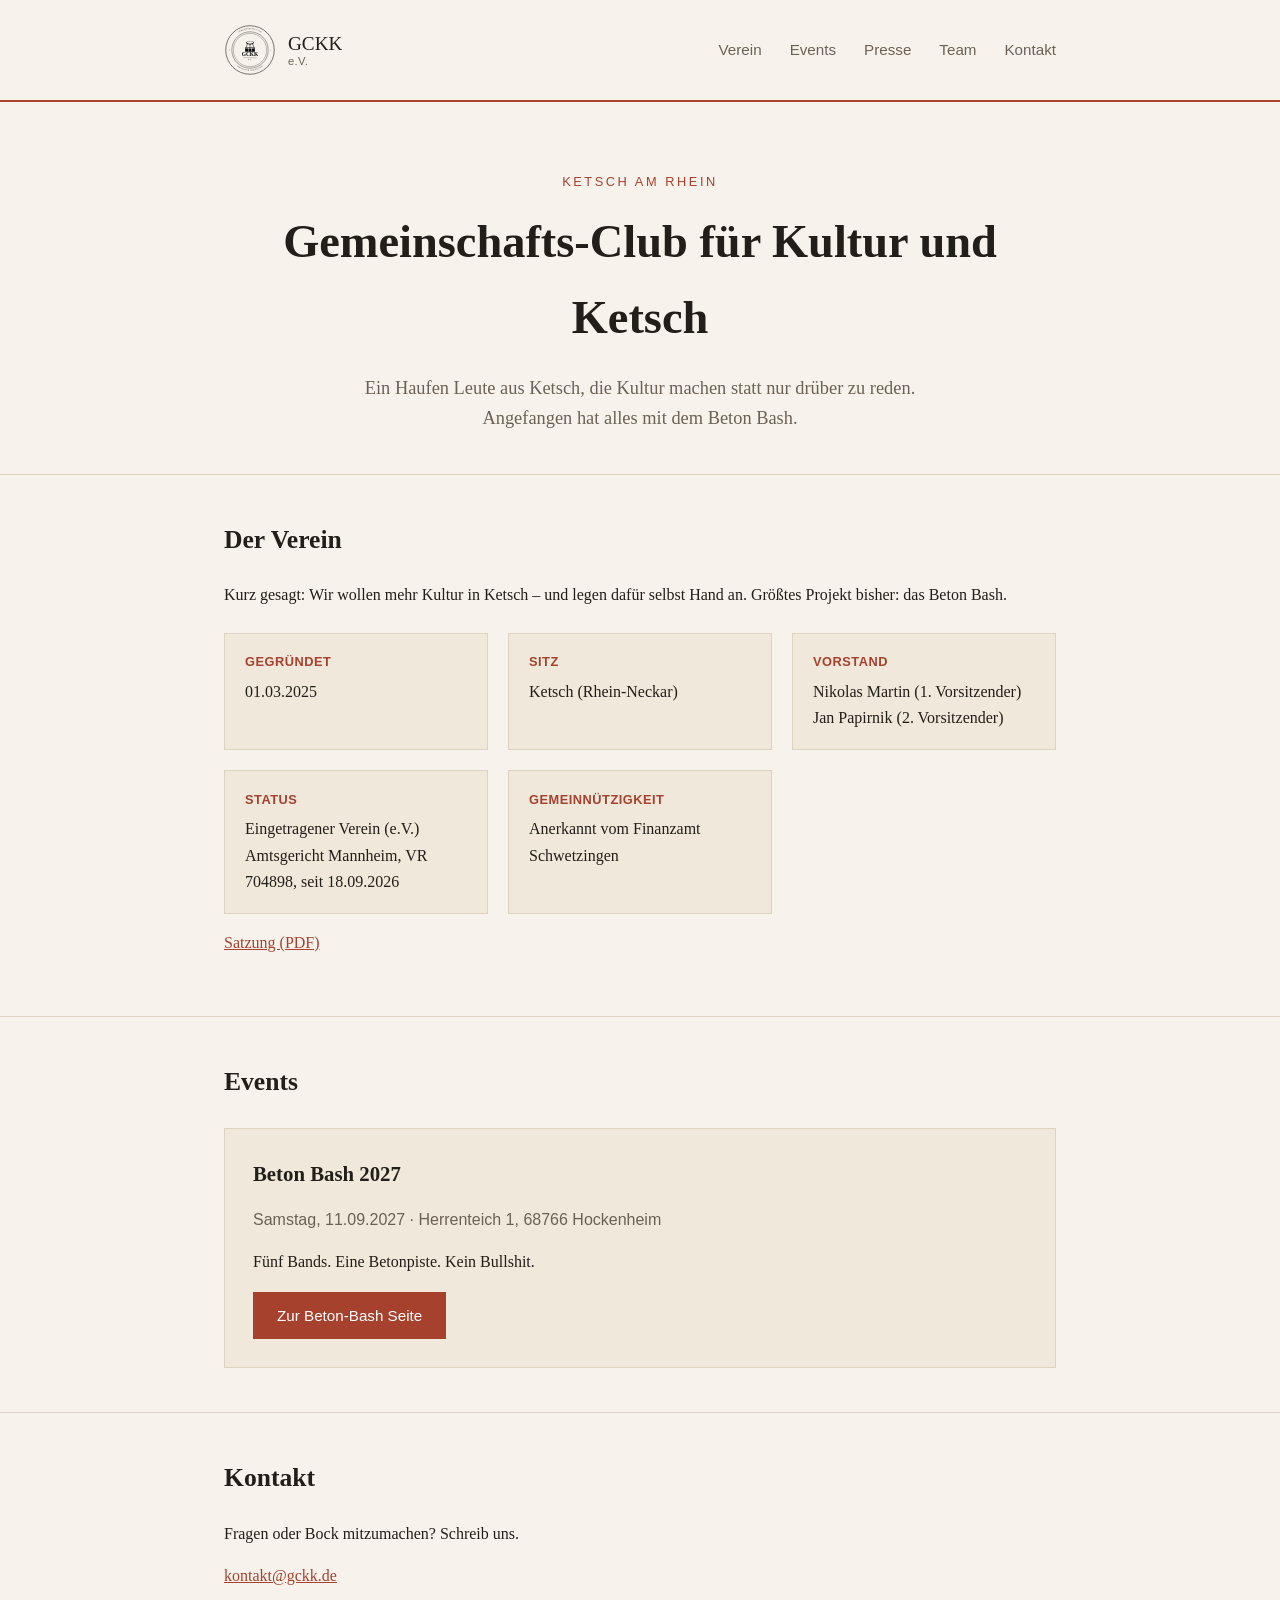
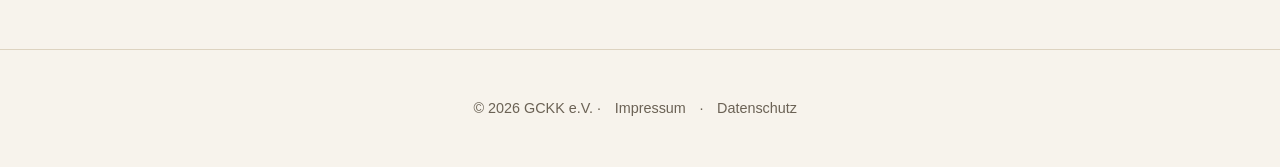
<file: index.html>
<!DOCTYPE html>
<html lang="de">
<head>
<meta charset="UTF-8">
<meta name="viewport" content="width=device-width, initial-scale=1.0">
<title>GCKK – Gemeinschafts-Club für Kultur und Ketsch</title>
<meta name="description" content="GCKK – Gemeinschafts-Club für Kultur und Ketsch. Kunst, Kultur und Festivals in Ketsch, u.a. das Beton Bash.">
<link rel="stylesheet" href="assets/css/style.css">
<link rel="icon" href="favicon.svg" type="image/svg+xml">
</head>
<body>

<header class="site-header">
  <div class="container">
    <a class="brand" href="/">
      <img class="badge-logo" src="gckk-stempel.svg" alt="GCKK Stempel">
      <span class="name">GCKK<small>e.V.</small></span>
    </a>
    <nav class="site-nav">
      <a href="#verein">Verein</a>
      <a href="#events">Events</a>
      <a href="presse.html">Presse</a>
      <a href="team.html">Team</a>
      <a href="#kontakt">Kontakt</a>
    </nav>
  </div>
</header>

<section class="hero">
  <div class="container">
    <p class="kicker">Ketsch am Rhein</p>
    <h1>Gemeinschafts-Club für Kultur und Ketsch</h1>
    <p class="lead">Ein Haufen Leute aus Ketsch, die Kultur machen statt nur drüber zu reden. Angefangen hat alles mit dem Beton Bash.</p>
  </div>
</section>

<section id="verein">
  <div class="container">
    <h2>Der Verein</h2>
    <p>Kurz gesagt: Wir wollen mehr Kultur in Ketsch – und legen dafür selbst Hand an. Größtes Projekt bisher: das Beton Bash.</p>

    <div class="fact-grid">
      <div class="card">
        <h3>Gegründet</h3>
        <p>01.03.2025</p>
      </div>
      <div class="card">
        <h3>Sitz</h3>
        <p>Ketsch (Rhein-Neckar)</p>
      </div>
      <div class="card">
        <h3>Vorstand</h3>
        <p>Nikolas Martin (1. Vorsitzender)<br>Jan Papirnik (2. Vorsitzender)</p>
      </div>
      <div class="card">
        <h3>Status</h3>
        <p>Eingetragener Verein (e.V.)<br>Amtsgericht Mannheim, VR 704898, seit 18.09.2026</p>
      </div>
      <div class="card">
        <h3>Gemeinnützigkeit</h3>
        <p>Anerkannt vom Finanzamt Schwetzingen</p>
      </div>
    </div>

    <p style="margin-top:1rem;"><a href="satzung.pdf" target="_blank">Satzung (PDF)</a></p>
  </div>
</section>

<section id="events">
  <div class="container">
    <h2>Events</h2>
    <div class="event-card">
      <h3>Beton Bash 2027</h3>
      <p class="meta">Samstag, 11.09.2027 · Herrenteich 1, 68766 Hockenheim</p>
      <p>Fünf Bands. Eine Betonpiste. Kein Bullshit.</p>
      <a class="btn" href="https://www.beton-bash.de" target="_blank" rel="noopener">Zur Beton-Bash Seite</a>
    </div>
  </div>
</section>

<section id="kontakt">
  <div class="container">
    <h2>Kontakt</h2>
    <p>Fragen oder Bock mitzumachen? Schreib uns.</p>
    <p><a href="mailto:kontakt@gckk.de">kontakt@gckk.de</a></p>
  </div>
</section>

<footer class="site-footer">
  <p>&copy; 2026 GCKK e.V. · <a href="impressum.html">Impressum</a> · <a href="datenschutz.html">Datenschutz</a></p>
</footer>

</body>
</html>
</file>
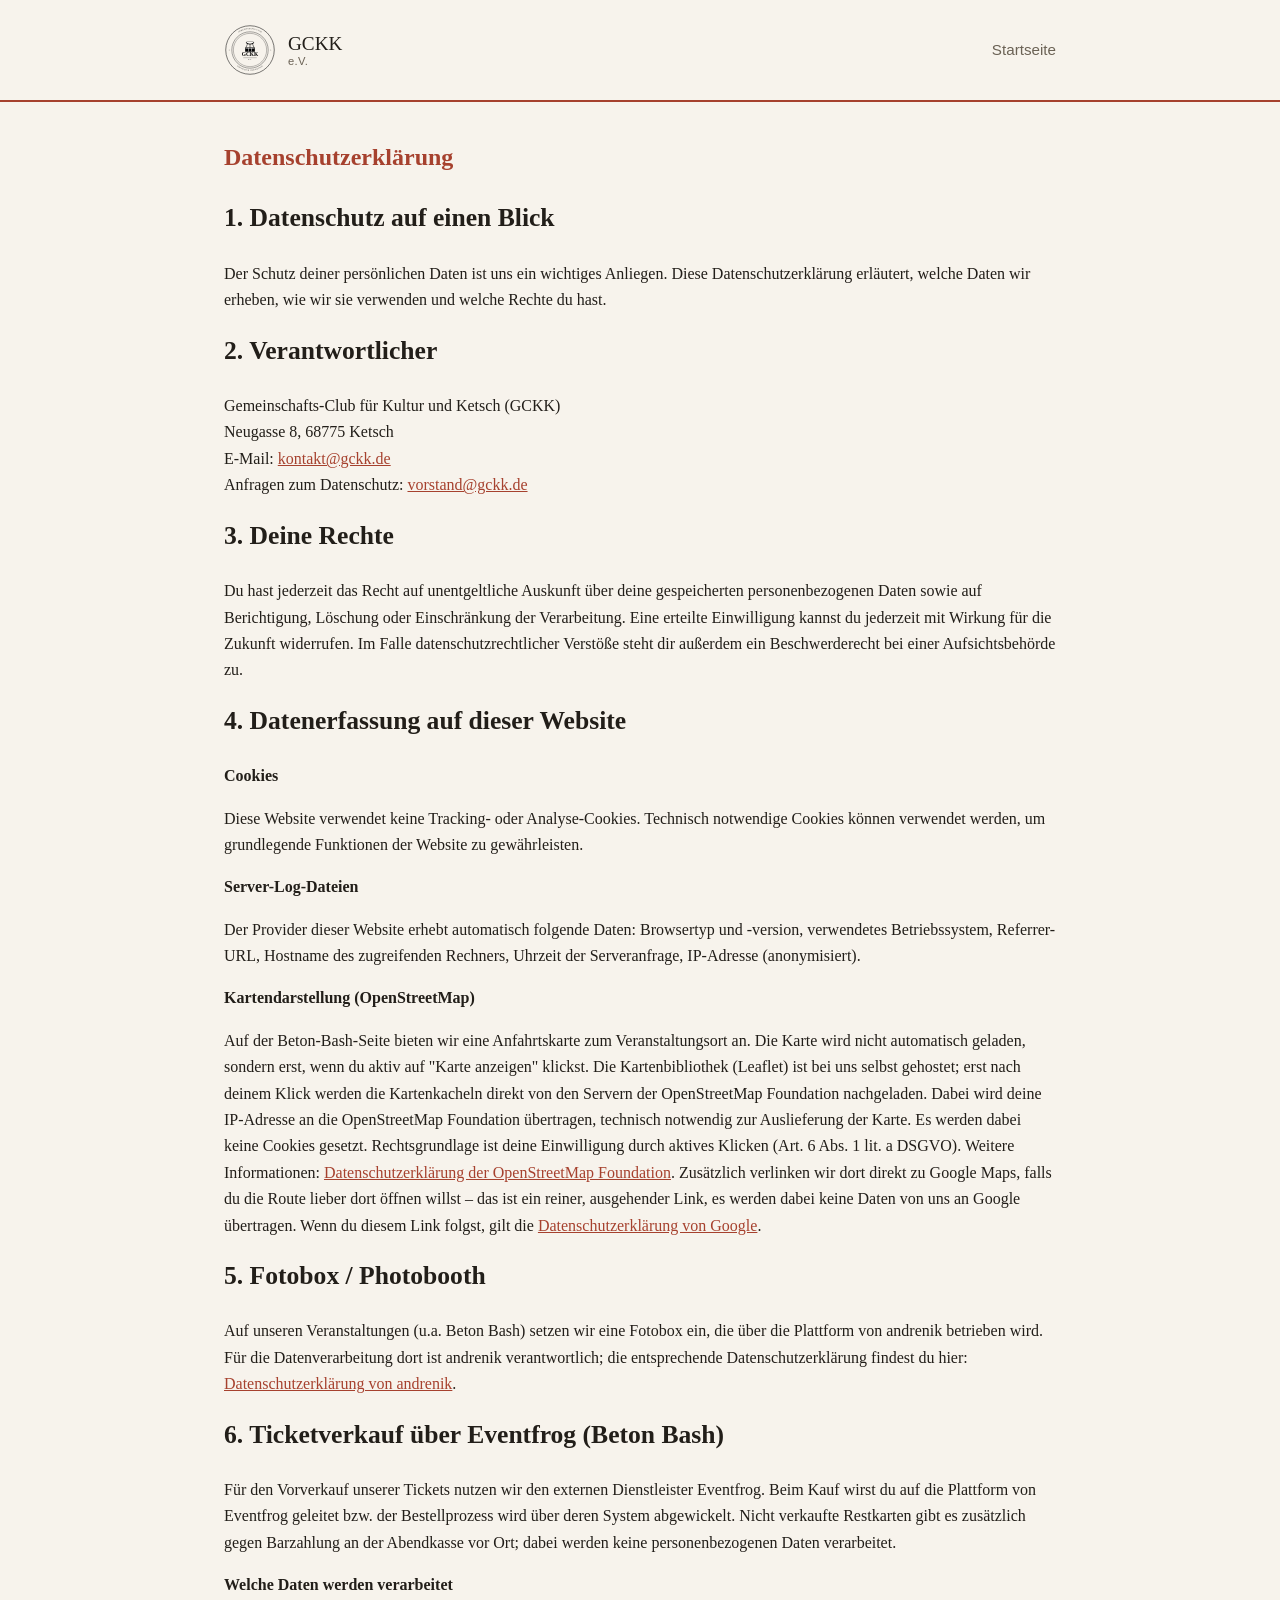
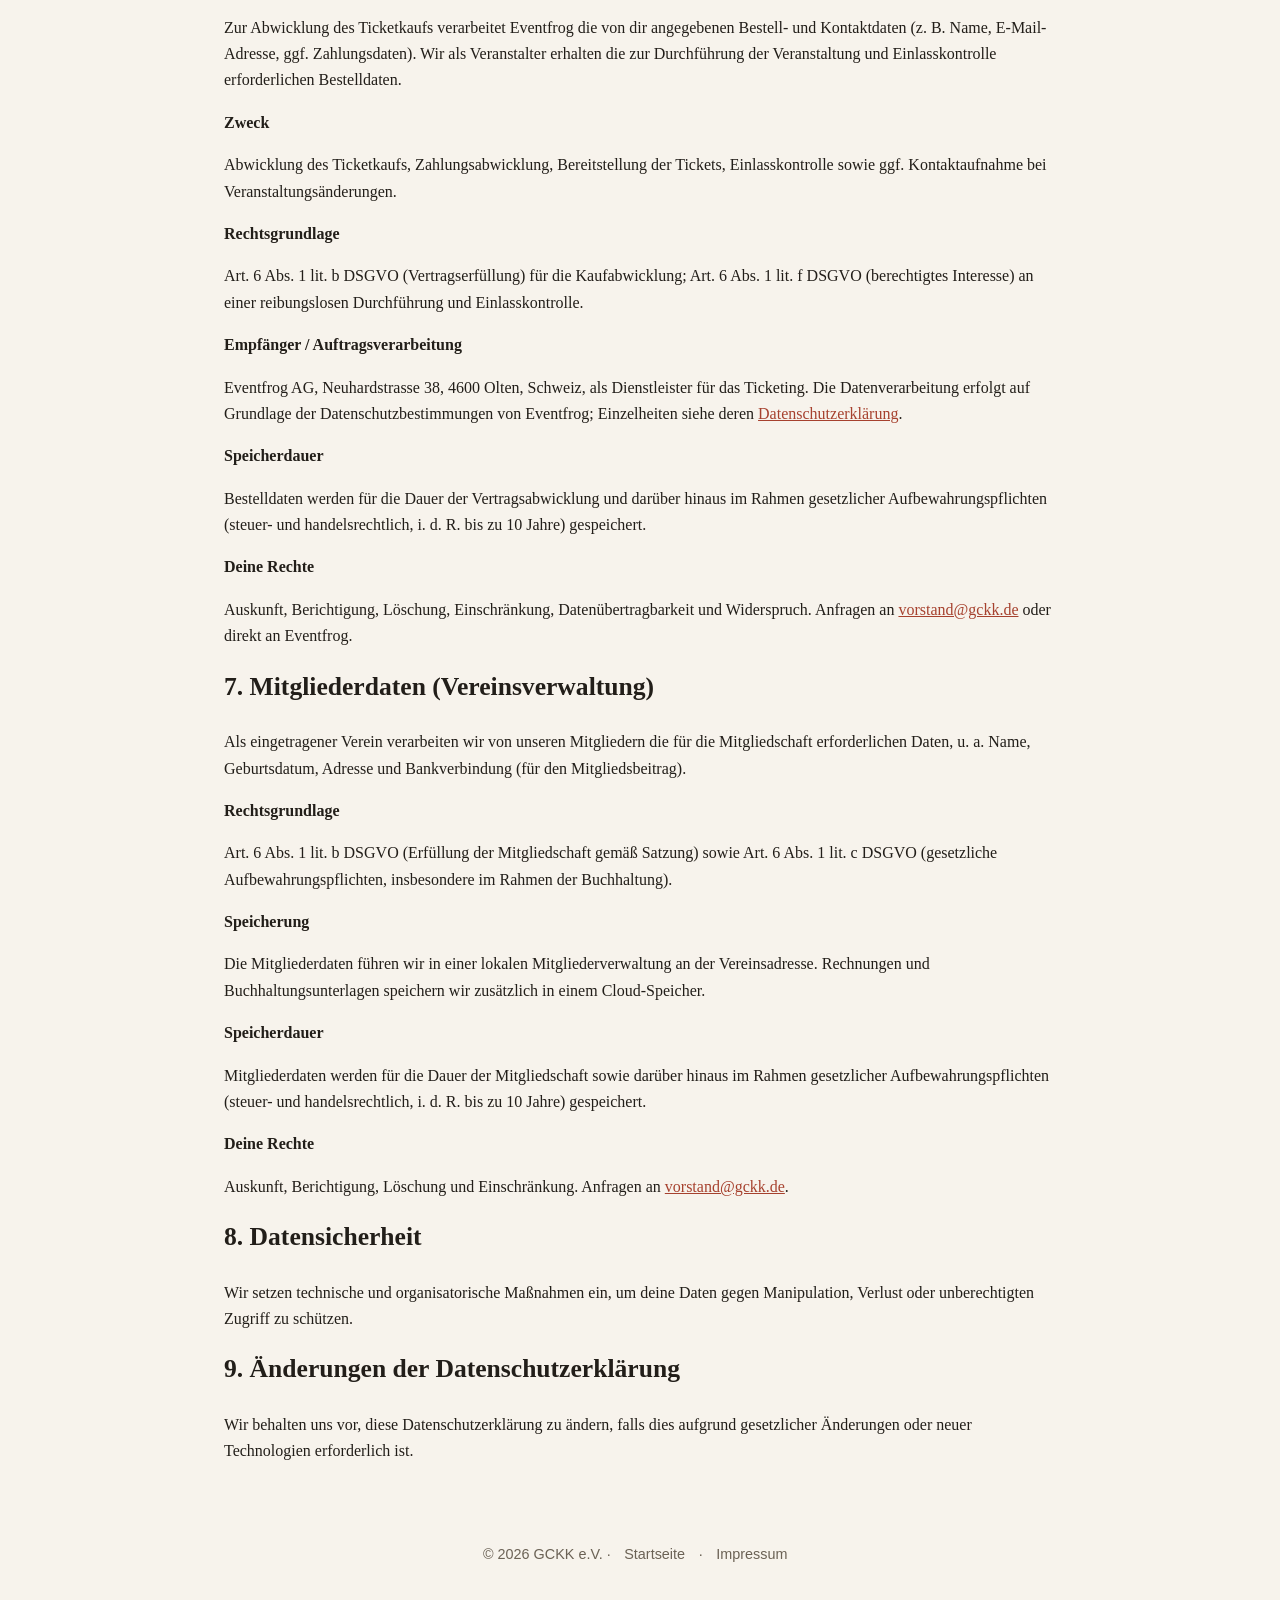
<file: datenschutz.html>
<!DOCTYPE html>
<html lang="de">
<head>
<meta charset="UTF-8">
<meta name="viewport" content="width=device-width, initial-scale=1.0">
<title>Datenschutzerklärung – GCKK</title>
<link rel="stylesheet" href="assets/css/style.css">
<link rel="icon" href="favicon.svg" type="image/svg+xml">
</head>
<body>

<header class="site-header">
  <div class="container">
    <a class="brand" href="/">
      <img class="badge-logo" src="gckk-stempel.svg" alt="GCKK Stempel">
      <span class="name">GCKK<small>e.V.</small></span>
    </a>
    <nav class="site-nav">
      <a href="/">Startseite</a>
    </nav>
  </div>
</header>

<div class="container legal-page">
<section>
  <h1>Datenschutzerklärung</h1>

  <h2>1. Datenschutz auf einen Blick</h2>
  <p>Der Schutz deiner persönlichen Daten ist uns ein wichtiges Anliegen. Diese Datenschutzerklärung erläutert, welche Daten wir erheben, wie wir sie verwenden und welche Rechte du hast.</p>

  <h2>2. Verantwortlicher</h2>
  <p>
    Gemeinschafts-Club für Kultur und Ketsch (GCKK)<br>
    Neugasse 8, 68775 Ketsch<br>
    E-Mail: <a href="mailto:kontakt@gckk.de">kontakt@gckk.de</a><br>
    Anfragen zum Datenschutz: <a href="mailto:vorstand@gckk.de">vorstand@gckk.de</a>
  </p>

  <h2>3. Deine Rechte</h2>
  <p>Du hast jederzeit das Recht auf unentgeltliche Auskunft über deine gespeicherten personenbezogenen Daten sowie auf Berichtigung, Löschung oder Einschränkung der Verarbeitung. Eine erteilte Einwilligung kannst du jederzeit mit Wirkung für die Zukunft widerrufen. Im Falle datenschutzrechtlicher Verstöße steht dir außerdem ein Beschwerderecht bei einer Aufsichtsbehörde zu.</p>

  <h2>4. Datenerfassung auf dieser Website</h2>
  <h2 style="font-size:1rem;">Cookies</h2>
  <p>Diese Website verwendet keine Tracking- oder Analyse-Cookies. Technisch notwendige Cookies können verwendet werden, um grundlegende Funktionen der Website zu gewährleisten.</p>
  <h2 style="font-size:1rem;">Server-Log-Dateien</h2>
  <p>Der Provider dieser Website erhebt automatisch folgende Daten: Browsertyp und -version, verwendetes Betriebssystem, Referrer-URL, Hostname des zugreifenden Rechners, Uhrzeit der Serveranfrage, IP-Adresse (anonymisiert).</p>
  <h2 style="font-size:1rem;">Kartendarstellung (OpenStreetMap)</h2>
  <p>Auf der Beton-Bash-Seite bieten wir eine Anfahrtskarte zum Veranstaltungsort an. Die Karte wird nicht automatisch geladen, sondern erst, wenn du aktiv auf "Karte anzeigen" klickst. Die Kartenbibliothek (Leaflet) ist bei uns selbst gehostet; erst nach deinem Klick werden die Kartenkacheln direkt von den Servern der OpenStreetMap Foundation nachgeladen. Dabei wird deine IP-Adresse an die OpenStreetMap Foundation übertragen, technisch notwendig zur Auslieferung der Karte. Es werden dabei keine Cookies gesetzt. Rechtsgrundlage ist deine Einwilligung durch aktives Klicken (Art. 6 Abs. 1 lit. a DSGVO). Weitere Informationen: <a href="https://wiki.osmfoundation.org/wiki/Privacy_Policy" target="_blank" rel="noopener">Datenschutzerklärung der OpenStreetMap Foundation</a>. Zusätzlich verlinken wir dort direkt zu Google Maps, falls du die Route lieber dort öffnen willst – das ist ein reiner, ausgehender Link, es werden dabei keine Daten von uns an Google übertragen. Wenn du diesem Link folgst, gilt die <a href="https://policies.google.com/privacy" target="_blank" rel="noopener">Datenschutzerklärung von Google</a>.</p>

  <h2>5. Fotobox / Photobooth</h2>
  <p>Auf unseren Veranstaltungen (u.a. Beton Bash) setzen wir eine Fotobox ein, die über die Plattform von andrenik betrieben wird. Für die Datenverarbeitung dort ist andrenik verantwortlich; die entsprechende Datenschutzerklärung findest du hier: <a href="https://pictures.andrenik.de/datenschutz.html" target="_blank" rel="noopener">Datenschutzerklärung von andrenik</a>.</p>

  <h2>6. Ticketverkauf über Eventfrog (Beton Bash)</h2>
  <p>Für den Vorverkauf unserer Tickets nutzen wir den externen Dienstleister Eventfrog. Beim Kauf wirst du auf die Plattform von Eventfrog geleitet bzw. der Bestellprozess wird über deren System abgewickelt. Nicht verkaufte Restkarten gibt es zusätzlich gegen Barzahlung an der Abendkasse vor Ort; dabei werden keine personenbezogenen Daten verarbeitet.</p>

  <h2 style="font-size:1rem;">Welche Daten werden verarbeitet</h2>
  <p>Zur Abwicklung des Ticketkaufs verarbeitet Eventfrog die von dir angegebenen Bestell- und Kontaktdaten (z. B. Name, E-Mail-Adresse, ggf. Zahlungsdaten). Wir als Veranstalter erhalten die zur Durchführung der Veranstaltung und Einlasskontrolle erforderlichen Bestelldaten.</p>

  <h2 style="font-size:1rem;">Zweck</h2>
  <p>Abwicklung des Ticketkaufs, Zahlungsabwicklung, Bereitstellung der Tickets, Einlasskontrolle sowie ggf. Kontaktaufnahme bei Veranstaltungsänderungen.</p>

  <h2 style="font-size:1rem;">Rechtsgrundlage</h2>
  <p>Art. 6 Abs. 1 lit. b DSGVO (Vertragserfüllung) für die Kaufabwicklung; Art. 6 Abs. 1 lit. f DSGVO (berechtigtes Interesse) an einer reibungslosen Durchführung und Einlasskontrolle.</p>

  <h2 style="font-size:1rem;">Empfänger / Auftragsverarbeitung</h2>
  <p>Eventfrog AG, Neuhardstrasse 38, 4600 Olten, Schweiz, als Dienstleister für das Ticketing. Die Datenverarbeitung erfolgt auf Grundlage der Datenschutzbestimmungen von Eventfrog; Einzelheiten siehe deren <a href="https://eventfrog.de/de/datenschutzerklaerung.html" target="_blank" rel="noopener">Datenschutzerklärung</a>.</p>

  <h2 style="font-size:1rem;">Speicherdauer</h2>
  <p>Bestelldaten werden für die Dauer der Vertragsabwicklung und darüber hinaus im Rahmen gesetzlicher Aufbewahrungspflichten (steuer- und handelsrechtlich, i. d. R. bis zu 10 Jahre) gespeichert.</p>

  <h2 style="font-size:1rem;">Deine Rechte</h2>
  <p>Auskunft, Berichtigung, Löschung, Einschränkung, Datenübertragbarkeit und Widerspruch. Anfragen an <a href="mailto:vorstand@gckk.de">vorstand@gckk.de</a> oder direkt an Eventfrog.</p>

  <h2>7. Mitgliederdaten (Vereinsverwaltung)</h2>
  <p>Als eingetragener Verein verarbeiten wir von unseren Mitgliedern die für die Mitgliedschaft erforderlichen Daten, u. a. Name, Geburtsdatum, Adresse und Bankverbindung (für den Mitgliedsbeitrag).</p>

  <h2 style="font-size:1rem;">Rechtsgrundlage</h2>
  <p>Art. 6 Abs. 1 lit. b DSGVO (Erfüllung der Mitgliedschaft gemäß Satzung) sowie Art. 6 Abs. 1 lit. c DSGVO (gesetzliche Aufbewahrungspflichten, insbesondere im Rahmen der Buchhaltung).</p>

  <h2 style="font-size:1rem;">Speicherung</h2>
  <p>Die Mitgliederdaten führen wir in einer lokalen Mitgliederverwaltung an der Vereinsadresse. Rechnungen und Buchhaltungsunterlagen speichern wir zusätzlich in einem Cloud-Speicher.</p>

  <h2 style="font-size:1rem;">Speicherdauer</h2>
  <p>Mitgliederdaten werden für die Dauer der Mitgliedschaft sowie darüber hinaus im Rahmen gesetzlicher Aufbewahrungspflichten (steuer- und handelsrechtlich, i. d. R. bis zu 10 Jahre) gespeichert.</p>

  <h2 style="font-size:1rem;">Deine Rechte</h2>
  <p>Auskunft, Berichtigung, Löschung und Einschränkung. Anfragen an <a href="mailto:vorstand@gckk.de">vorstand@gckk.de</a>.</p>

  <h2>8. Datensicherheit</h2>
  <p>Wir setzen technische und organisatorische Maßnahmen ein, um deine Daten gegen Manipulation, Verlust oder unberechtigten Zugriff zu schützen.</p>

  <h2>9. Änderungen der Datenschutzerklärung</h2>
  <p>Wir behalten uns vor, diese Datenschutzerklärung zu ändern, falls dies aufgrund gesetzlicher Änderungen oder neuer Technologien erforderlich ist.</p>
</section>
</div>

<footer class="site-footer">
  <p>&copy; 2026 GCKK e.V. · <a href="/">Startseite</a> · <a href="impressum.html">Impressum</a></p>
</footer>

</body>
</html>
</file>
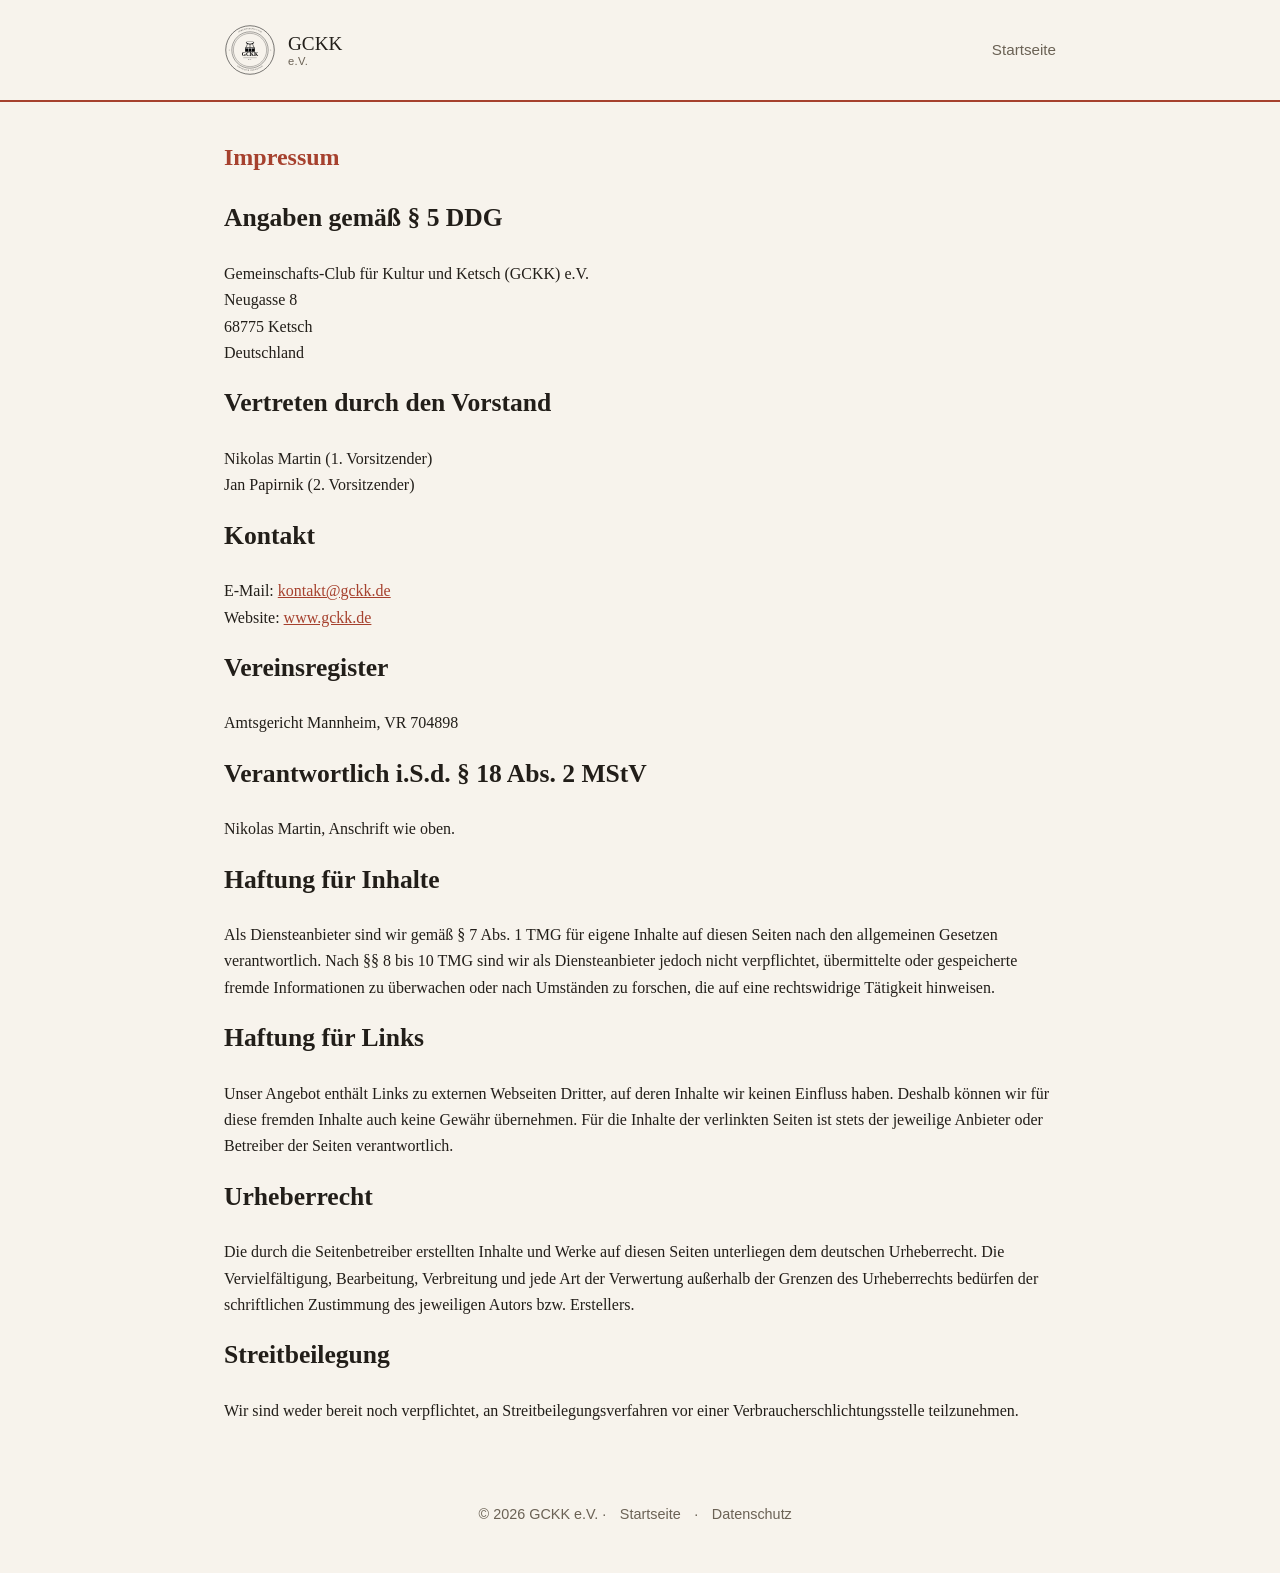
<file: impressum.html>
<!DOCTYPE html>
<html lang="de">
<head>
<meta charset="UTF-8">
<meta name="viewport" content="width=device-width, initial-scale=1.0">
<title>Impressum – GCKK</title>
<link rel="stylesheet" href="assets/css/style.css">
<link rel="icon" href="favicon.svg" type="image/svg+xml">
</head>
<body>

<header class="site-header">
  <div class="container">
    <a class="brand" href="/">
      <img class="badge-logo" src="gckk-stempel.svg" alt="GCKK Stempel">
      <span class="name">GCKK<small>e.V.</small></span>
    </a>
    <nav class="site-nav">
      <a href="/">Startseite</a>
    </nav>
  </div>
</header>

<div class="container legal-page">
<section>
  <h1>Impressum</h1>
  <h2>Angaben gemäß § 5 DDG</h2>
  <p>
    Gemeinschafts-Club für Kultur und Ketsch (GCKK) e.V.<br>
    Neugasse 8<br>
    68775 Ketsch<br>
    Deutschland
  </p>

  <h2>Vertreten durch den Vorstand</h2>
  <p>
    Nikolas Martin (1. Vorsitzender)<br>
    Jan Papirnik (2. Vorsitzender)
  </p>

  <h2>Kontakt</h2>
  <p>
    E-Mail: <a href="mailto:kontakt@gckk.de">kontakt@gckk.de</a><br>
    Website: <a href="https://www.gckk.de">www.gckk.de</a>
  </p>

  <h2>Vereinsregister</h2>
  <p>Amtsgericht Mannheim, VR 704898</p>

  <h2>Verantwortlich i.S.d. § 18 Abs. 2 MStV</h2>
  <p>Nikolas Martin, Anschrift wie oben.</p>

  <h2>Haftung für Inhalte</h2>
  <p>Als Diensteanbieter sind wir gemäß § 7 Abs. 1 TMG für eigene Inhalte auf diesen Seiten nach den allgemeinen Gesetzen verantwortlich. Nach §§ 8 bis 10 TMG sind wir als Diensteanbieter jedoch nicht verpflichtet, übermittelte oder gespeicherte fremde Informationen zu überwachen oder nach Umständen zu forschen, die auf eine rechtswidrige Tätigkeit hinweisen.</p>

  <h2>Haftung für Links</h2>
  <p>Unser Angebot enthält Links zu externen Webseiten Dritter, auf deren Inhalte wir keinen Einfluss haben. Deshalb können wir für diese fremden Inhalte auch keine Gewähr übernehmen. Für die Inhalte der verlinkten Seiten ist stets der jeweilige Anbieter oder Betreiber der Seiten verantwortlich.</p>

  <h2>Urheberrecht</h2>
  <p>Die durch die Seitenbetreiber erstellten Inhalte und Werke auf diesen Seiten unterliegen dem deutschen Urheberrecht. Die Vervielfältigung, Bearbeitung, Verbreitung und jede Art der Verwertung außerhalb der Grenzen des Urheberrechts bedürfen der schriftlichen Zustimmung des jeweiligen Autors bzw. Erstellers.</p>

  <h2>Streitbeilegung</h2>
  <p>Wir sind weder bereit noch verpflichtet, an Streitbeilegungsverfahren vor einer Verbraucherschlichtungsstelle teilzunehmen.</p>
</section>
</div>

<footer class="site-footer">
  <p>&copy; 2026 GCKK e.V. · <a href="/">Startseite</a> · <a href="datenschutz.html">Datenschutz</a></p>
</footer>

</body>
</html>
</file>
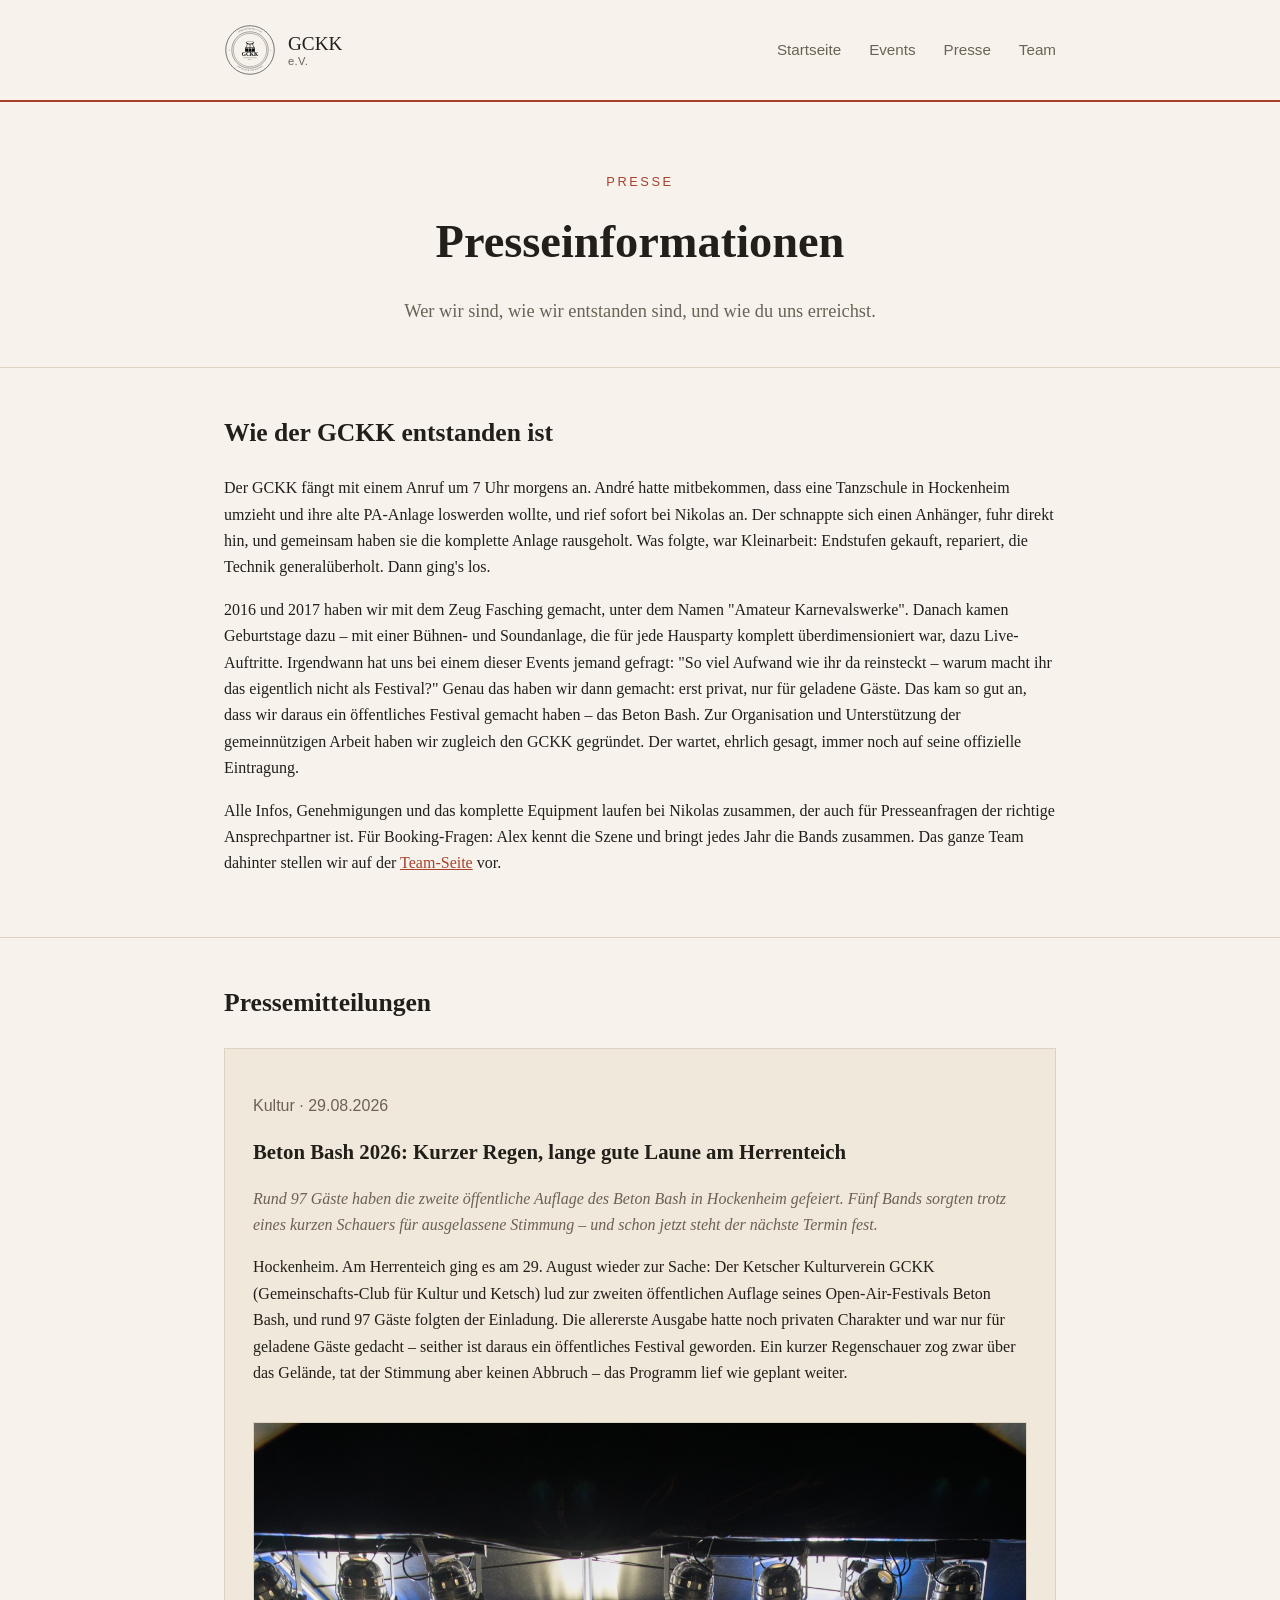
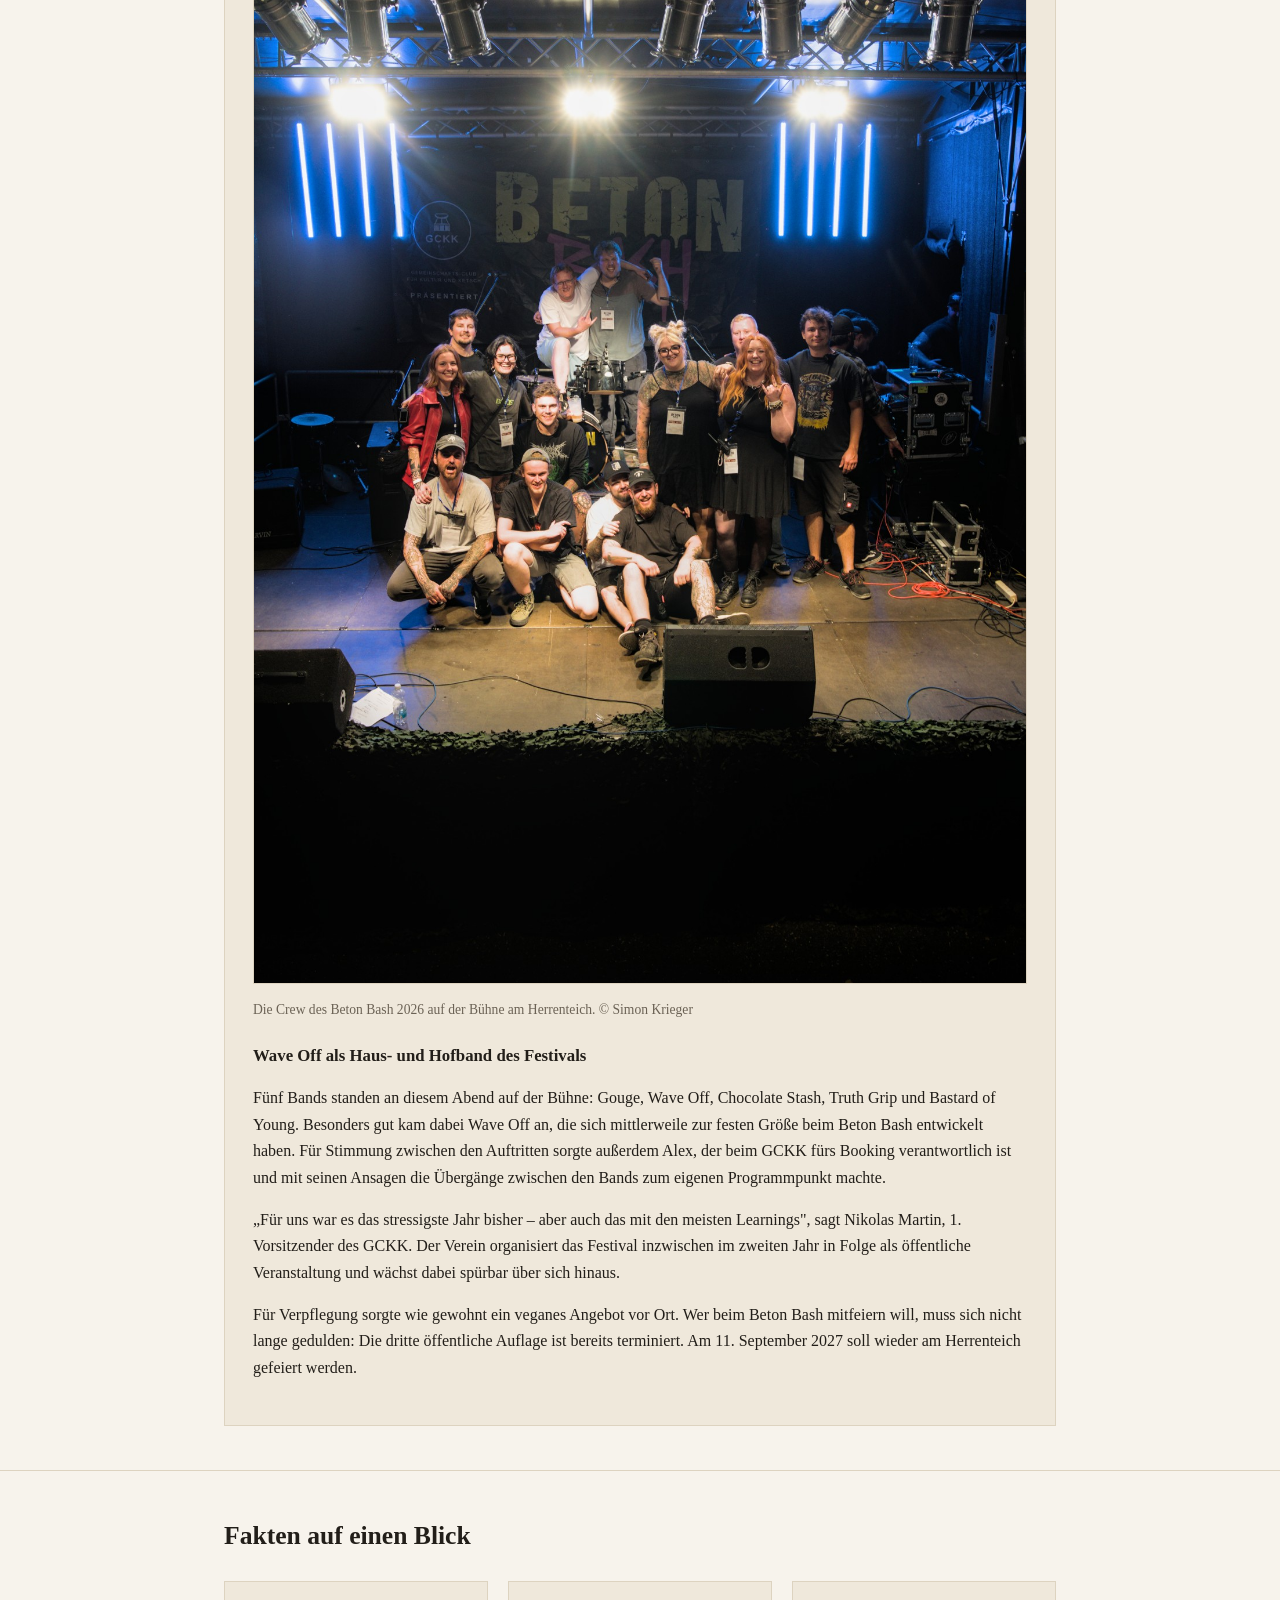
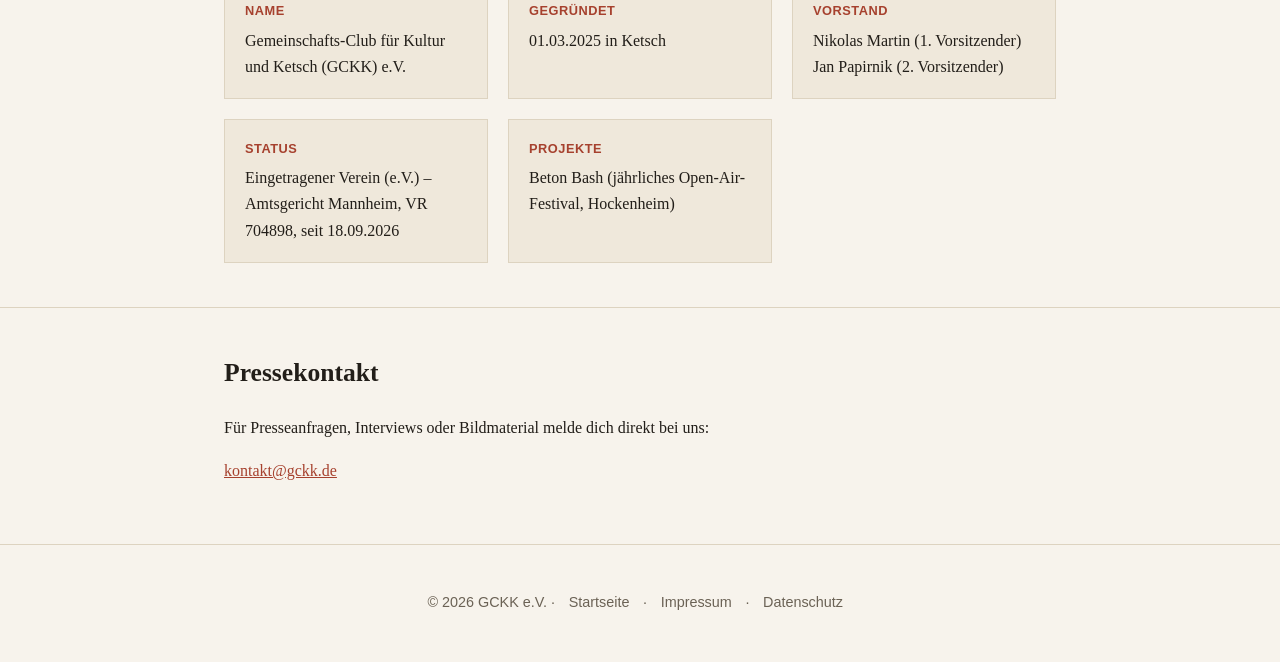
<file: presse.html>
<!DOCTYPE html>
<html lang="de">
<head>
<meta charset="UTF-8">
<meta name="viewport" content="width=device-width, initial-scale=1.0">
<title>Presse – GCKK</title>
<meta name="description" content="Presseinformationen zum GCKK: Gründungsgeschichte, Fakten auf einen Blick und Pressekontakt.">
<link rel="stylesheet" href="assets/css/style.css">
<link rel="icon" href="favicon.svg" type="image/svg+xml">
</head>
<body>

<header class="site-header">
  <div class="container">
    <a class="brand" href="/">
      <img class="badge-logo" src="gckk-stempel.svg" alt="GCKK Stempel">
      <span class="name">GCKK<small>e.V.</small></span>
    </a>
    <nav class="site-nav">
      <a href="/">Startseite</a>
      <a href="/#events">Events</a>
      <a href="presse.html">Presse</a>
      <a href="team.html">Team</a>
    </nav>
  </div>
</header>

<section class="hero">
  <div class="container">
    <p class="kicker">Presse</p>
    <h1>Presseinformationen</h1>
    <p class="lead">Wer wir sind, wie wir entstanden sind, und wie du uns erreichst.</p>
  </div>
</section>

<section>
  <div class="container">
    <h2>Wie der GCKK entstanden ist</h2>
    <p>Der GCKK fängt mit einem Anruf um 7 Uhr morgens an. André hatte mitbekommen, dass eine Tanzschule in Hockenheim umzieht und ihre alte PA-Anlage loswerden wollte, und rief sofort bei Nikolas an. Der schnappte sich einen Anhänger, fuhr direkt hin, und gemeinsam haben sie die komplette Anlage rausgeholt. Was folgte, war Kleinarbeit: Endstufen gekauft, repariert, die Technik generalüberholt. Dann ging's los.</p>
    <p>2016 und 2017 haben wir mit dem Zeug Fasching gemacht, unter dem Namen "Amateur Karnevalswerke". Danach kamen Geburtstage dazu – mit einer Bühnen- und Soundanlage, die für jede Hausparty komplett überdimensioniert war, dazu Live-Auftritte. Irgendwann hat uns bei einem dieser Events jemand gefragt: "So viel Aufwand wie ihr da reinsteckt – warum macht ihr das eigentlich nicht als Festival?" Genau das haben wir dann gemacht: erst privat, nur für geladene Gäste. Das kam so gut an, dass wir daraus ein öffentliches Festival gemacht haben – das Beton Bash. Zur Organisation und Unterstützung der gemeinnützigen Arbeit haben wir zugleich den GCKK gegründet. Der wartet, ehrlich gesagt, immer noch auf seine offizielle Eintragung.</p>
    <p>Alle Infos, Genehmigungen und das komplette Equipment laufen bei Nikolas zusammen, der auch für Presseanfragen der richtige Ansprechpartner ist. Für Booking-Fragen: Alex kennt die Szene und bringt jedes Jahr die Bands zusammen. Das ganze Team dahinter stellen wir auf der <a href="team.html">Team-Seite</a> vor.</p>
  </div>
</section>

<section>
  <div class="container">
    <h2>Pressemitteilungen</h2>
    <div class="event-card">
      <p class="meta">Kultur · 29.08.2026</p>
      <h3>Beton Bash 2026: Kurzer Regen, lange gute Laune am Herrenteich</h3>
      <p style="color:var(--muted);font-style:italic;">Rund 97 Gäste haben die zweite öffentliche Auflage des Beton Bash in Hockenheim gefeiert. Fünf Bands sorgten trotz eines kurzen Schauers für ausgelassene Stimmung – und schon jetzt steht der nächste Termin fest.</p>

      <p>Hockenheim. Am Herrenteich ging es am 29. August wieder zur Sache: Der Ketscher Kulturverein GCKK (Gemeinschafts-Club für Kultur und Ketsch) lud zur zweiten öffentlichen Auflage seines Open-Air-Festivals Beton Bash, und rund 97 Gäste folgten der Einladung. Die allererste Ausgabe hatte noch privaten Charakter und war nur für geladene Gäste gedacht – seither ist daraus ein öffentliches Festival geworden. Ein kurzer Regenschauer zog zwar über das Gelände, tat der Stimmung aber keinen Abbruch – das Programm lief wie geplant weiter.</p>

      <img src="images/gckk-crew-2026.jpg" alt="Die Crew des Beton Bash 2026 auf der Bühne am Herrenteich" style="width:100%;border:1px solid var(--border);margin:1.25rem 0 0.4rem;">
      <p style="color:var(--muted);font-size:0.85rem;margin:0 0 1.25rem;">Die Crew des Beton Bash 2026 auf der Bühne am Herrenteich. © Simon Krieger</p>

      <h3 style="font-size:1.05rem;">Wave Off als Haus- und Hofband des Festivals</h3>
      <p>Fünf Bands standen an diesem Abend auf der Bühne: Gouge, Wave Off, Chocolate Stash, Truth Grip und Bastard of Young. Besonders gut kam dabei Wave Off an, die sich mittlerweile zur festen Größe beim Beton Bash entwickelt haben. Für Stimmung zwischen den Auftritten sorgte außerdem Alex, der beim GCKK fürs Booking verantwortlich ist und mit seinen Ansagen die Übergänge zwischen den Bands zum eigenen Programmpunkt machte.</p>

      <p>„Für uns war es das stressigste Jahr bisher – aber auch das mit den meisten Learnings", sagt Nikolas Martin, 1. Vorsitzender des GCKK. Der Verein organisiert das Festival inzwischen im zweiten Jahr in Folge als öffentliche Veranstaltung und wächst dabei spürbar über sich hinaus.</p>

      <p>Für Verpflegung sorgte wie gewohnt ein veganes Angebot vor Ort. Wer beim Beton Bash mitfeiern will, muss sich nicht lange gedulden: Die dritte öffentliche Auflage ist bereits terminiert. Am 11. September 2027 soll wieder am Herrenteich gefeiert werden.</p>
    </div>
  </div>
</section>

<section>
  <div class="container">
    <h2>Fakten auf einen Blick</h2>
    <div class="fact-grid">
      <div class="card">
        <h3>Name</h3>
        <p>Gemeinschafts-Club für Kultur und Ketsch (GCKK) e.V.</p>
      </div>
      <div class="card">
        <h3>Gegründet</h3>
        <p>01.03.2025 in Ketsch</p>
      </div>
      <div class="card">
        <h3>Vorstand</h3>
        <p>Nikolas Martin (1. Vorsitzender)<br>Jan Papirnik (2. Vorsitzender)</p>
      </div>
      <div class="card">
        <h3>Status</h3>
        <p>Eingetragener Verein (e.V.) – Amtsgericht Mannheim, VR 704898, seit 18.09.2026</p>
      </div>
      <div class="card">
        <h3>Projekte</h3>
        <p>Beton Bash (jährliches Open-Air-Festival, Hockenheim)</p>
      </div>
    </div>
  </div>
</section>

<section id="kontakt">
  <div class="container">
    <h2>Pressekontakt</h2>
    <p>Für Presseanfragen, Interviews oder Bildmaterial melde dich direkt bei uns:</p>
    <p><a href="mailto:kontakt@gckk.de">kontakt@gckk.de</a></p>
  </div>
</section>

<footer class="site-footer">
  <p>&copy; 2026 GCKK e.V. · <a href="/">Startseite</a> · <a href="impressum.html">Impressum</a> · <a href="datenschutz.html">Datenschutz</a></p>
</footer>

</body>
</html>
</file>
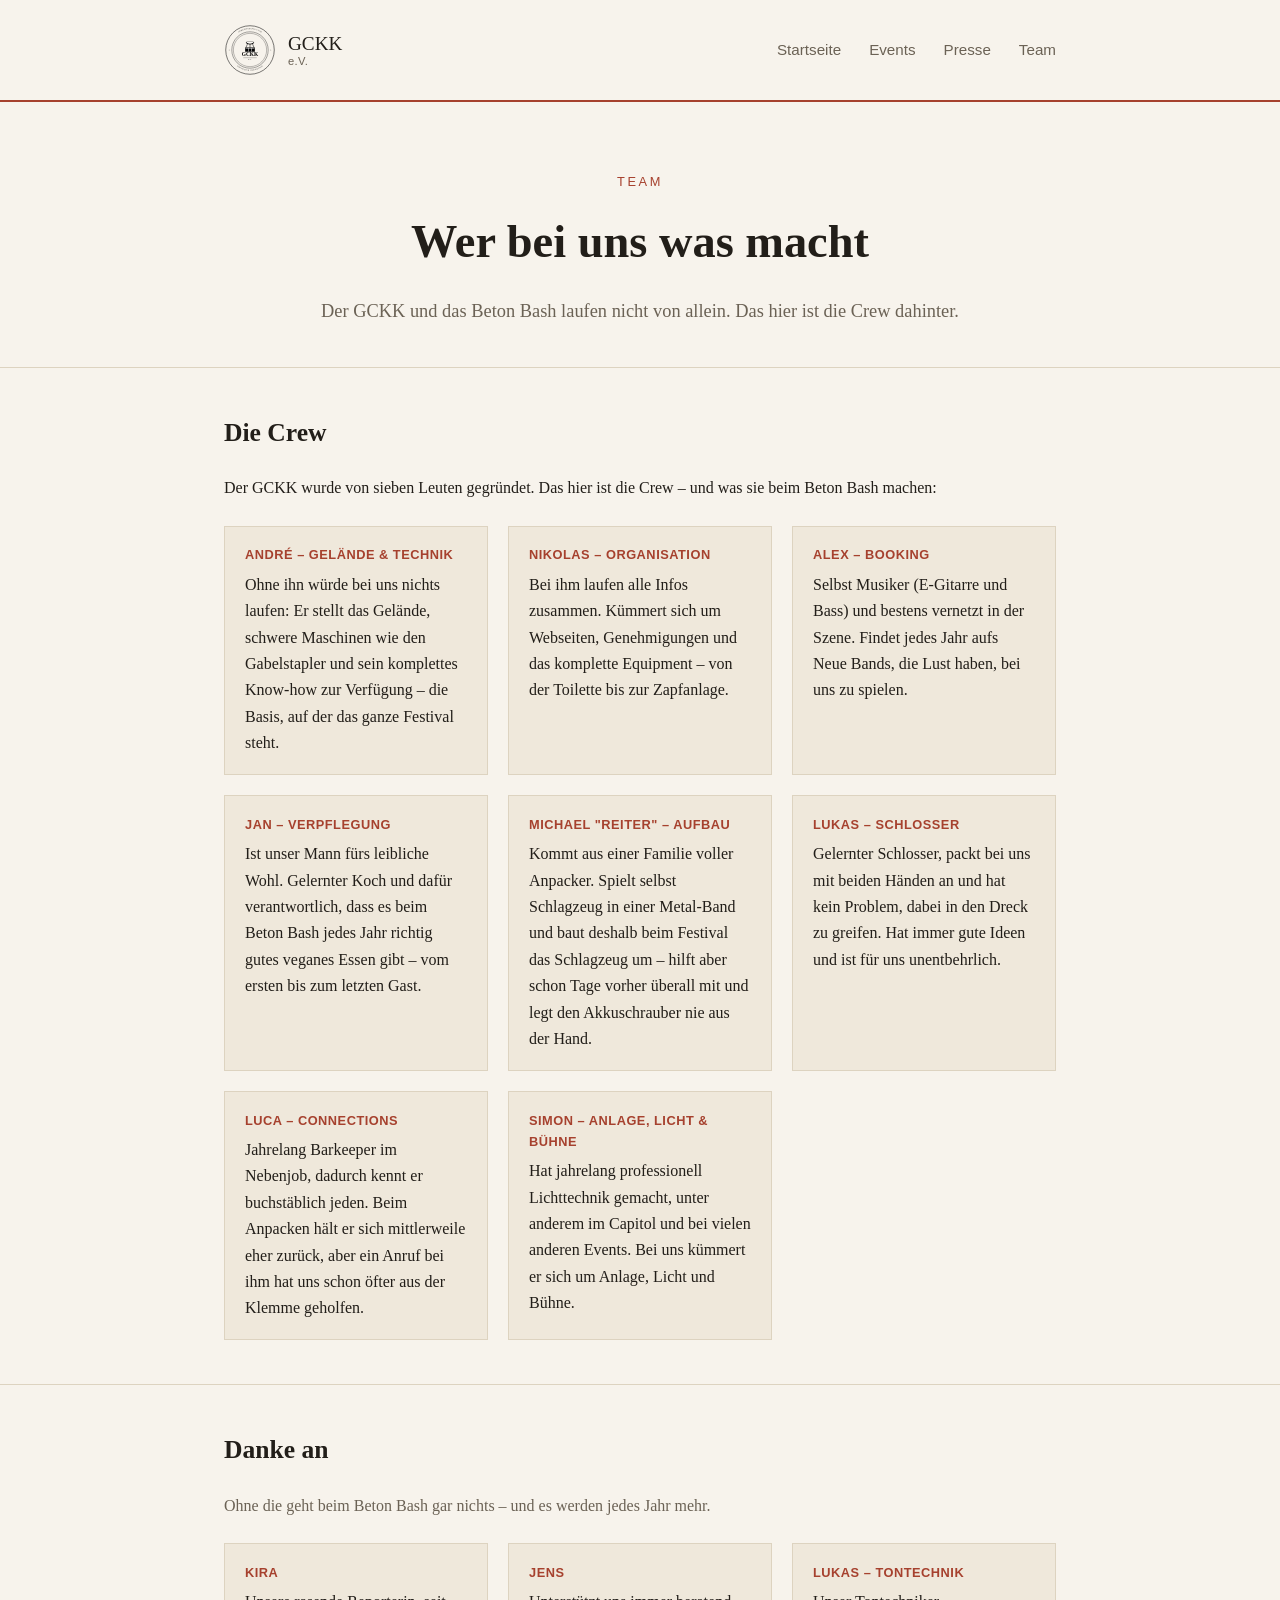
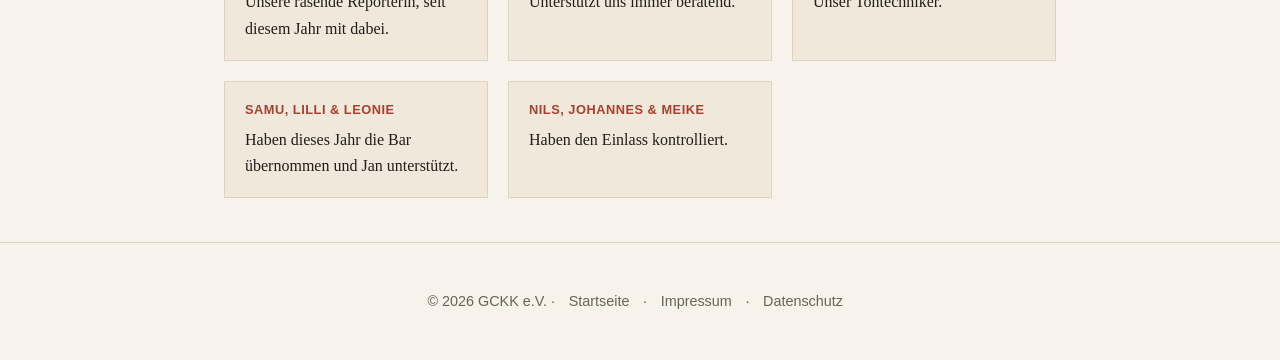
<file: team.html>
<!DOCTYPE html>
<html lang="de">
<head>
<meta charset="UTF-8">
<meta name="viewport" content="width=device-width, initial-scale=1.0">
<title>Team – GCKK</title>
<meta name="description" content="Die Crew hinter dem GCKK und dem Beton Bash – wer macht was.">
<link rel="stylesheet" href="assets/css/style.css">
<link rel="icon" href="favicon.svg" type="image/svg+xml">
</head>
<body>

<header class="site-header">
  <div class="container">
    <a class="brand" href="/">
      <img class="badge-logo" src="gckk-stempel.svg" alt="GCKK Stempel">
      <span class="name">GCKK<small>e.V.</small></span>
    </a>
    <nav class="site-nav">
      <a href="/">Startseite</a>
      <a href="/#events">Events</a>
      <a href="presse.html">Presse</a>
      <a href="team.html">Team</a>
    </nav>
  </div>
</header>

<section class="hero">
  <div class="container">
    <p class="kicker">Team</p>
    <h1>Wer bei uns was macht</h1>
    <p class="lead">Der GCKK und das Beton Bash laufen nicht von allein. Das hier ist die Crew dahinter.</p>
  </div>
</section>

<section>
  <div class="container">
    <h2>Die Crew</h2>
    <p>Der GCKK wurde von sieben Leuten gegründet. Das hier ist die Crew – und was sie beim Beton Bash machen:</p>
    <div class="fact-grid">
      <div class="card">
        <h3>André – Gelände &amp; Technik</h3>
        <p>Ohne ihn würde bei uns nichts laufen: Er stellt das Gelände, schwere Maschinen wie den Gabelstapler und sein komplettes Know-how zur Verfügung – die Basis, auf der das ganze Festival steht.</p>
      </div>
      <div class="card">
        <h3>Nikolas – Organisation</h3>
        <p>Bei ihm laufen alle Infos zusammen. Kümmert sich um Webseiten, Genehmigungen und das komplette Equipment – von der Toilette bis zur Zapfanlage.</p>
      </div>
      <div class="card">
        <h3>Alex – Booking</h3>
        <p>Selbst Musiker (E-Gitarre und Bass) und bestens vernetzt in der Szene. Findet jedes Jahr aufs Neue Bands, die Lust haben, bei uns zu spielen.</p>
      </div>
      <div class="card">
        <h3>Jan – Verpflegung</h3>
        <p>Ist unser Mann fürs leibliche Wohl. Gelernter Koch und dafür verantwortlich, dass es beim Beton Bash jedes Jahr richtig gutes veganes Essen gibt – vom ersten bis zum letzten Gast.</p>
      </div>
      <div class="card">
        <h3>Michael "Reiter" – Aufbau</h3>
        <p>Kommt aus einer Familie voller Anpacker. Spielt selbst Schlagzeug in einer Metal-Band und baut deshalb beim Festival das Schlagzeug um – hilft aber schon Tage vorher überall mit und legt den Akkuschrauber nie aus der Hand.</p>
      </div>
      <div class="card">
        <h3>Lukas – Schlosser</h3>
        <p>Gelernter Schlosser, packt bei uns mit beiden Händen an und hat kein Problem, dabei in den Dreck zu greifen. Hat immer gute Ideen und ist für uns unentbehrlich.</p>
      </div>
      <div class="card">
        <h3>Luca – Connections</h3>
        <p>Jahrelang Barkeeper im Nebenjob, dadurch kennt er buchstäblich jeden. Beim Anpacken hält er sich mittlerweile eher zurück, aber ein Anruf bei ihm hat uns schon öfter aus der Klemme geholfen.</p>
      </div>
      <div class="card">
        <h3>Simon – Anlage, Licht &amp; Bühne</h3>
        <p>Hat jahrelang professionell Lichttechnik gemacht, unter anderem im Capitol und bei vielen anderen Events. Bei uns kümmert er sich um Anlage, Licht und Bühne.</p>
      </div>
    </div>
  </div>
</section>

<section>
  <div class="container">
    <h2>Danke an</h2>
    <p style="color:var(--muted)">Ohne die geht beim Beton Bash gar nichts – und es werden jedes Jahr mehr.</p>
    <div class="fact-grid">
      <div class="card">
        <h3>Kira</h3>
        <p>Unsere rasende Reporterin, seit diesem Jahr mit dabei.</p>
      </div>
      <div class="card">
        <h3>Jens</h3>
        <p>Unterstützt uns immer beratend.</p>
      </div>
      <div class="card">
        <h3>Lukas – Tontechnik</h3>
        <p>Unser Tontechniker.</p>
      </div>
      <div class="card">
        <h3>Samu, Lilli &amp; Leonie</h3>
        <p>Haben dieses Jahr die Bar übernommen und Jan unterstützt.</p>
      </div>
      <div class="card">
        <h3>Nils, Johannes &amp; Meike</h3>
        <p>Haben den Einlass kontrolliert.</p>
      </div>
    </div>
  </div>
</section>

<footer class="site-footer">
  <p>&copy; 2026 GCKK e.V. · <a href="/">Startseite</a> · <a href="impressum.html">Impressum</a> · <a href="datenschutz.html">Datenschutz</a></p>
</footer>

</body>
</html>
</file>
<file: assets/css/style.css>
:root {
  --bg: #f7f3ec;
  --bg-alt: #efe8db;
  --text: #221e19;
  --muted: #6b6255;
  --accent: #a6412e;
  --border: #ddd3c0;
}

* { box-sizing: border-box; }

body {
  margin: 0;
  background: var(--bg);
  color: var(--text);
  font-family: Georgia, 'Times New Roman', serif;
  line-height: 1.65;
}

h1, h2, h3 { font-family: Georgia, serif; }

a { color: var(--accent); }
a:hover { color: var(--text); }

.container {
  max-width: 880px;
  margin: 0 auto;
  padding: 0 1.5rem;
}

header.site-header {
  border-bottom: 2px solid var(--accent);
  padding: 1.5rem 0;
}

header.site-header .container {
  display: flex;
  align-items: center;
  justify-content: space-between;
  flex-wrap: wrap;
  gap: 0.75rem;
}

.brand {
  display: flex;
  align-items: center;
  gap: 0.75rem;
  text-decoration: none;
  color: var(--text);
}

.badge-logo {
  width: 52px;
  height: 52px;
  flex-shrink: 0;
}

.brand .name {
  font-size: 1.2rem;
  line-height: 1.2;
}

.brand .name small {
  display: block;
  font-family: Arial, sans-serif;
  font-size: 0.7rem;
  color: var(--muted);
  letter-spacing: 0.03em;
}

nav.site-nav a {
  font-family: Arial, sans-serif;
  color: var(--muted);
  text-decoration: none;
  margin-left: 1.5rem;
  font-size: 0.95rem;
}

nav.site-nav a:hover { color: var(--accent); }

.hero {
  padding: 3.5rem 0 2.5rem;
  text-align: center;
}

.hero .kicker {
  font-family: Arial, sans-serif;
  text-transform: uppercase;
  letter-spacing: 0.2em;
  color: var(--accent);
  font-size: 0.8rem;
  margin-bottom: 0.75rem;
}

.hero h1 {
  font-size: clamp(2rem, 6vw, 2.9rem);
  margin: 0 0 1rem;
}

.hero .lead {
  font-size: 1.15rem;
  color: var(--muted);
  max-width: 640px;
  margin: 0 auto;
}

section {
  padding: 2.75rem 0;
  border-bottom: 1px solid var(--border);
}

section h2 {
  font-size: 1.6rem;
  margin-top: 0;
}

.fact-grid {
  display: grid;
  grid-template-columns: repeat(auto-fit, minmax(200px, 1fr));
  gap: 1.25rem;
  margin-top: 1.5rem;
}

.fact-grid .card {
  background: var(--bg-alt);
  border: 1px solid var(--border);
  padding: 1.1rem 1.25rem;
}

.fact-grid .card h3 {
  font-family: Arial, sans-serif;
  text-transform: uppercase;
  letter-spacing: 0.04em;
  font-size: 0.8rem;
  color: var(--accent);
  margin: 0 0 0.4rem;
}

.fact-grid .card p { margin: 0; }

.status-note {
  font-family: Arial, sans-serif;
  font-size: 0.9rem;
  color: var(--muted);
  border-left: 3px solid var(--accent);
  padding-left: 1rem;
  margin-top: 1.5rem;
}

.event-card {
  background: var(--bg-alt);
  border: 1px solid var(--border);
  padding: 1.75rem;
  margin-top: 1.5rem;
}

.event-card h3 {
  margin: 0 0 0.4rem;
  font-size: 1.3rem;
}

.event-card .meta {
  font-family: Arial, sans-serif;
  color: var(--muted);
  margin-bottom: 1rem;
}

.btn {
  display: inline-block;
  font-family: Arial, sans-serif;
  background: var(--accent);
  color: #fff;
  text-decoration: none;
  padding: 0.7rem 1.5rem;
  font-size: 0.95rem;
}

.btn:hover { background: var(--text); color: #fff; }

footer.site-footer {
  padding: 2rem 0;
  text-align: center;
  font-family: Arial, sans-serif;
  color: var(--muted);
  font-size: 0.9rem;
}

footer.site-footer a {
  color: var(--muted);
  text-decoration: none;
  margin: 0 0.6rem;
}

footer.site-footer a:hover { color: var(--accent); }

.legal-page h1 { color: var(--accent); }
.legal-page section { border-bottom: none; padding: 1rem 0; }

.todo {
  color: var(--accent);
  font-weight: bold;
  font-family: Arial, sans-serif;
}
</file>
